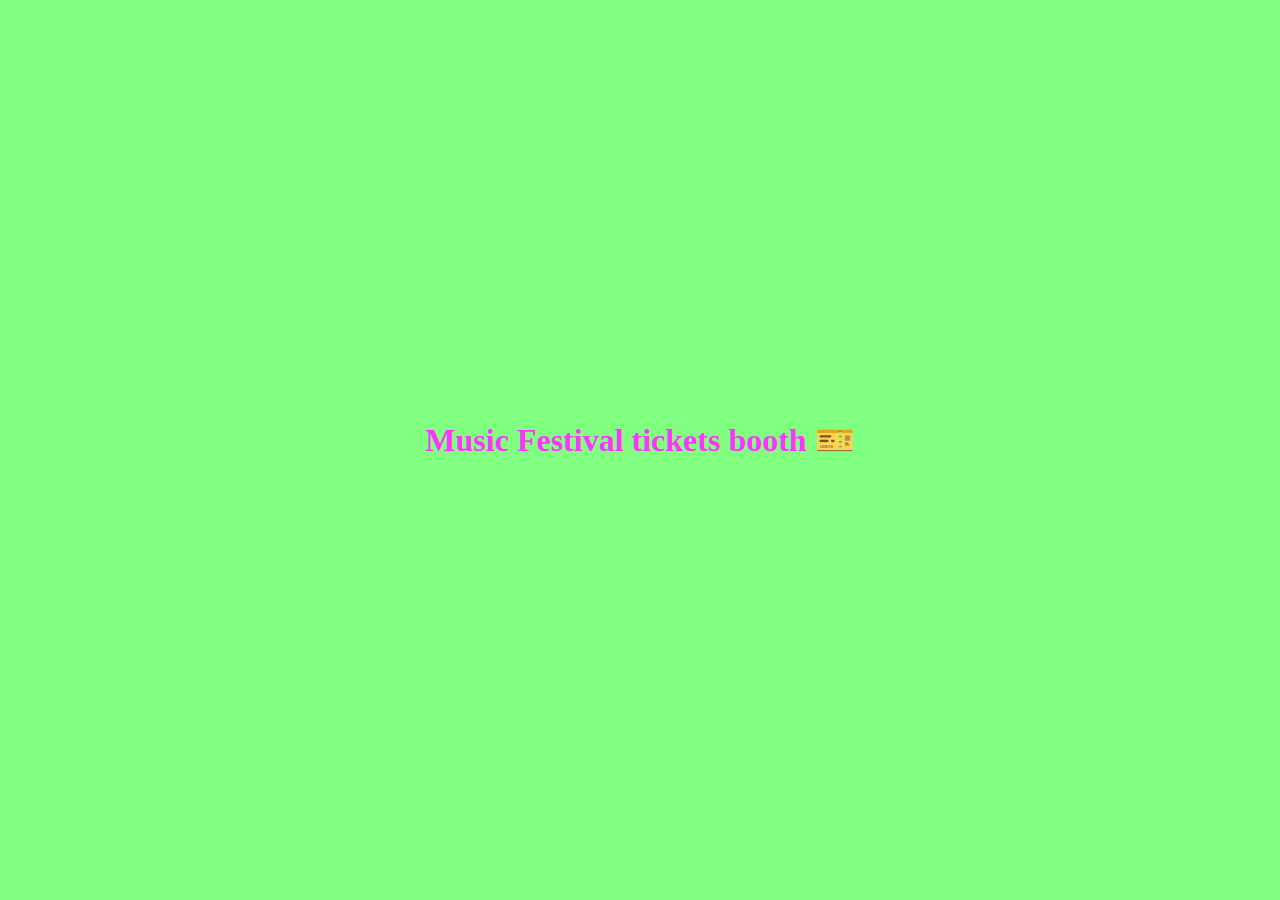
<file: weeks/week-1/examples/index.html>
<!DOCTYPE html>
<html lang="en">
  <head>
    <meta charset="UTF-8" />
    <meta name="viewport" content="width=device-width, initial-scale=1.0" />
    <title>Music Festival Concert Slot Reservation</title>
  </head>
  <style>
    body {
      text-align: center;
      margin: 0 auto;
      background-color: #80ff80;
    }

    div {
      width: 100%;
      height: 100px;
      color: #ff33ff;
      position: absolute;
      top: 0;
      bottom: 0;
      left: 0;
      right: 0;
      margin: auto;
    }
  </style>
  <body>
    <div>
      <h1>Music Festival tickets booth 🎫</h1>
    </div>
    <script src="./index.js" defer></script>
  </body>
</html>
</file>
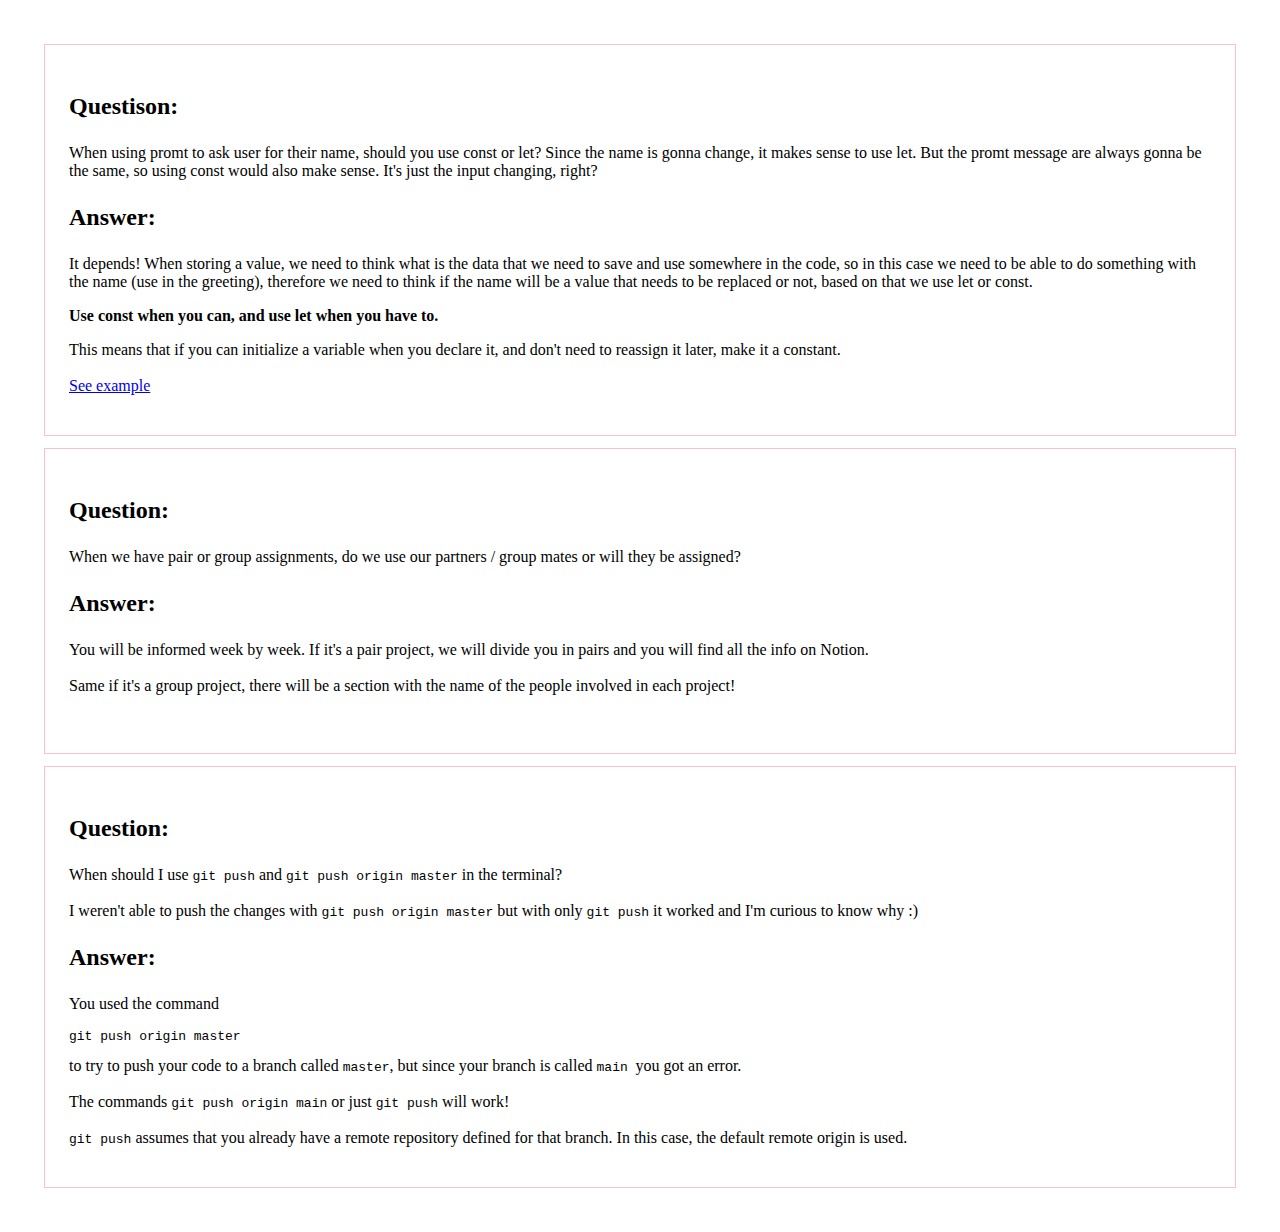
<file: weeks/week-1/Q&A/index.html>
<!DOCTYPE html>
<html lang="en">
  <head>
    <meta charset="UTF-8" />
    <meta name="viewport" content="width=device-width, initial-scale=1.0" />
    <title>Q&A - Week 1</title>
    <link rel="stylesheet" href="./styles.css" />

  </head>
  <body>
    <section>
      <p class="header">Questison:</p>
      <p>
        When using promt to ask user for their name, should you use const or
        let? Since the name is gonna change, it makes sense to use let. But the
        promt message are always gonna be the same, so using const would also
        make sense. It's just the input changing, right?
      </p>
      <p class="header">Answer:</p>
      <p>
        It depends!
        When storing a value, we need to think what is the data that we need to save and use somewhere in the code, 
        so in this case we need to be able to do something with the name (use in the greeting), therefore we need to think if the name will be a value that needs to be replaced or not, 
        based on that we use let or const.<br/>
    
        <p style="font-weight: bold;">Use const when you can, and use let when you have to.</p>

        This means that if you can initialize a variable when you declare it, and don't need to reassign it later, make it a constant.  <br/>

        <br/>
 
        <a href="https://jsfiddle.net/Anto_Nella/309kv17q/" target="_blank" rel="noopener noreferrer">See example</a>
      </p>
    </section>

    <section>
      <p class="header">Question:</p>
      <p>
        When we have pair or group assignments, do we use our partners / group mates or will they be assigned?
      </p>
      <p class="header">Answer:</p>
      <p>
        You will be informed week by week. If it's a pair project, we will divide you in pairs and you will find all the info on Notion.          <br/>
        <br/> Same if it's a group project, there will be a section with the name of the people involved in each project!
      </p>
      <br/>
    </section>

    <section>
      <p class="header">Question:</p>
      <p>
        When should I use <code>git push</code> and <code>git push origin master</code> in the terminal? <br/>
        <br/> I weren't able to push the changes with <code>git push origin master</code> but with only <code>git push</code> it worked and I'm curious to know why :)
      </p>
      <p class="header">Answer:</p>
      <p>
        You used the command <pre>git push origin master</pre> to try to push your code to a branch called <code >master</code>, but since your branch is called <code> main </code> you got an error. <br/>

        <br/>
        The commands <code>git push origin main</code> or just <code>git push</code> will work! <br/>
        <br/><code>git push</code> assumes that you already have a remote repository defined for that branch. In this case, the default remote origin is used. 
      </p>
  
    </section>

  </body>
</html>
</file>
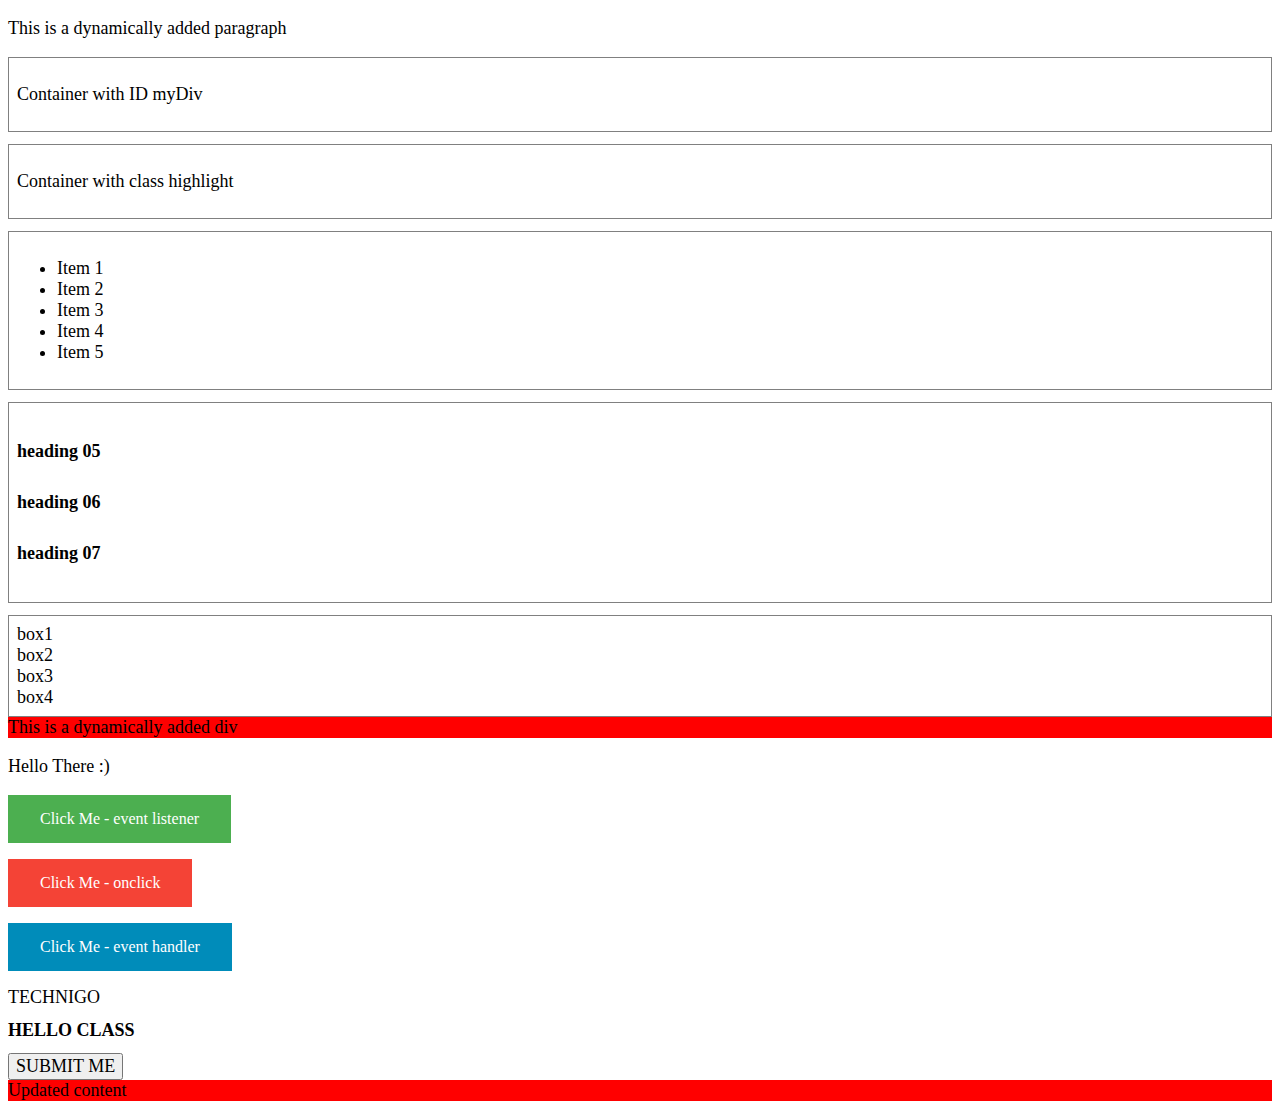
<file: weeks/week-2/explanations/index.html>
<!DOCTYPE html>
<html lang="en">
  <head>
    <meta charset="UTF-8" />
    <meta name="viewport" content="width=device-width, initial-scale=1.0" />
    <title>Week 2 - Explanations</title>
  </head>
  <body>
    <section id="dom-manipulation" class="test">
      <div id="myDiv">
        <p>Container with ID myDiv</p>
      </div>
      <div class="highlight">
        <p>Container with class highlight</p>
      </div>
      <div class="list">
        <ul id="list">
          <li>Item 1</li>
          <li>Item 2</li>
          <li>Item 3</li>
          <li>Item 4</li>
        </ul>
      </div>
      <div class="headingSection">
        <h5>heading 05</h5>
        <h5>heading 06</h5>
        <h5>heading 07</h5>
      </div>
      <div class="boxSection">
        <div class="box">box1</div>
        <div class="box">box2</div>
        <div class="box">box3</div>
        <div class="box">box4</div>
      </div>
    </section>

    <div class="old-element">
      <p>Hello There :)</p>
    </div>
    <div class="removed-element">
      <p>This paragraph is never shown because is removed through jS</p>
    </div>
    <button id="myButton">Click Me - event listener</button>
    <button id="myButtonOne" onclick="showMessage()">Click Me - onclick</button>
    <button id="myButtonTwo">Click Me - event handler</button>
    <div onclick="showMessage()">TECHNIGO</div>
    <form>
      <h1>HELLO CLASS</h1>
      <input id="submit" type="submit" value="SUBMIT ME" />
    </form>
    <script src="dom.js"></script>
    <link rel="stylesheet" href="./styles.css" />
  </body>
</html>
</file>
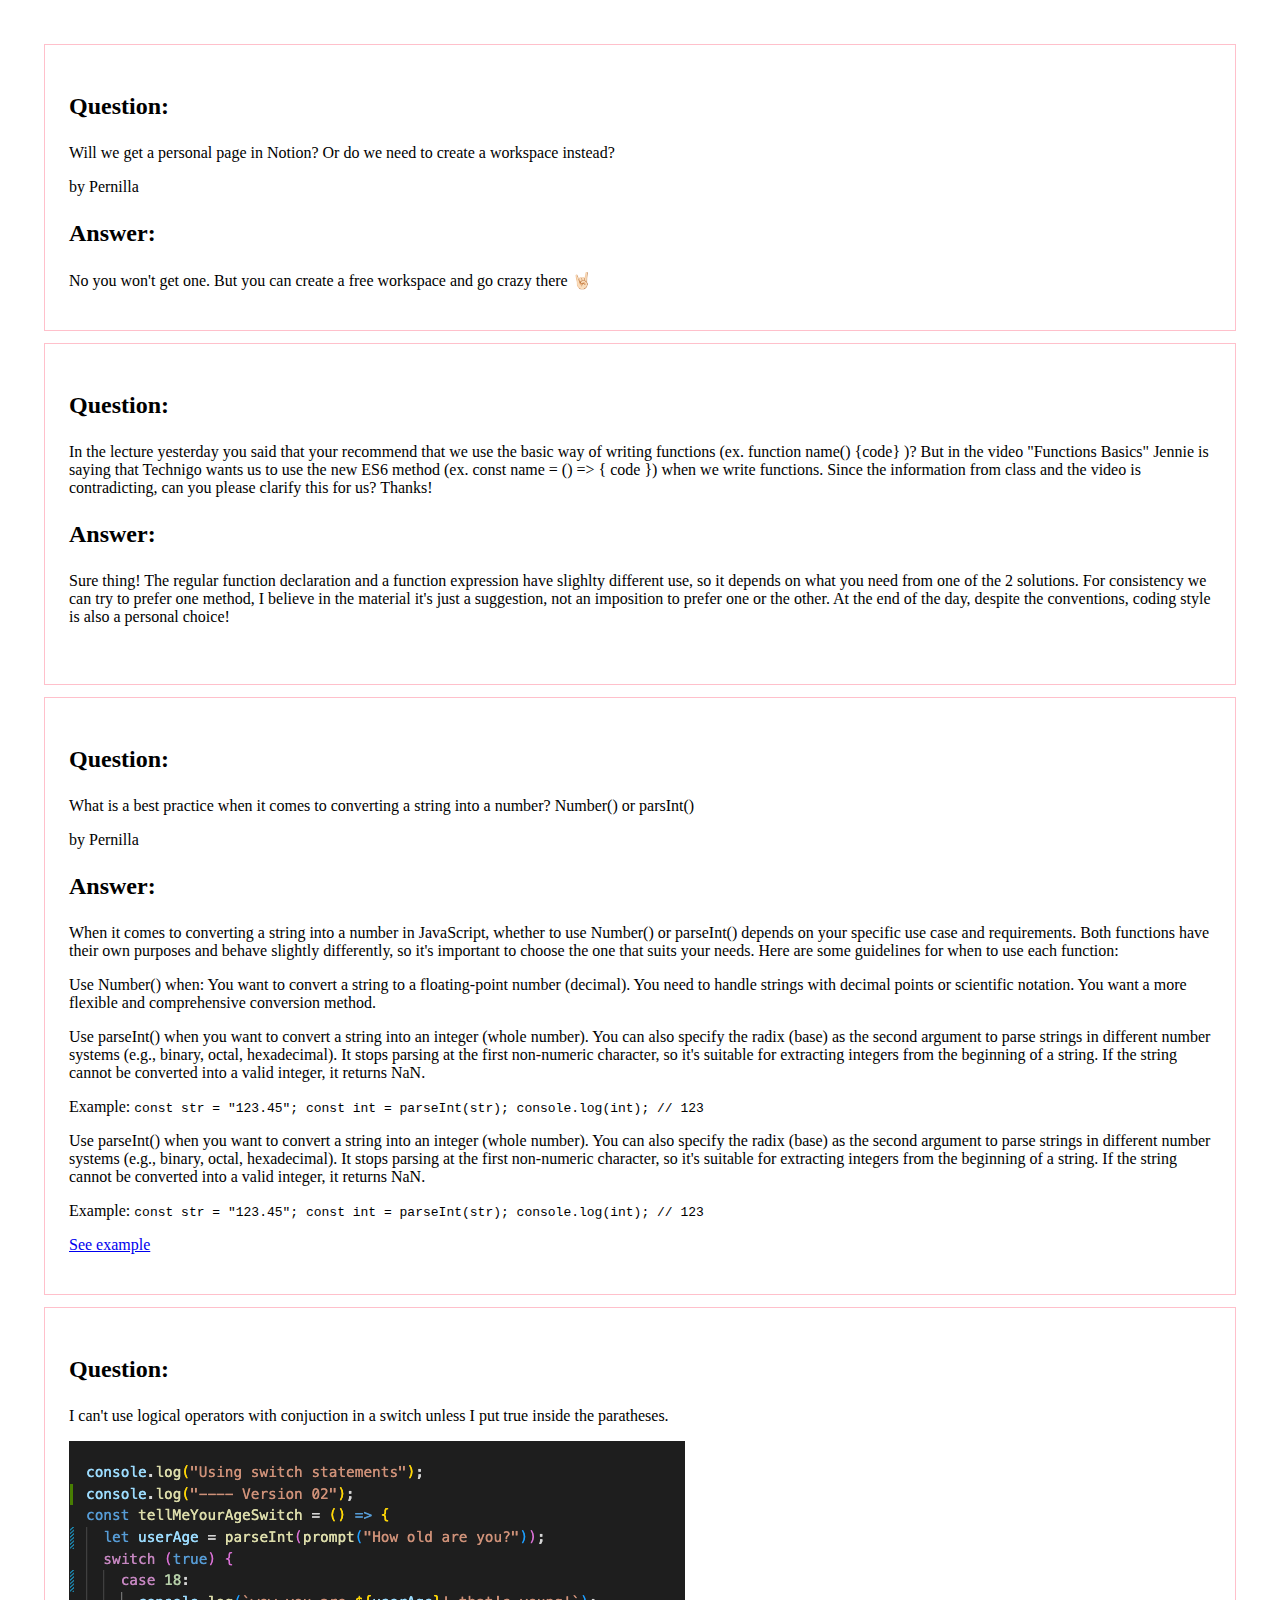
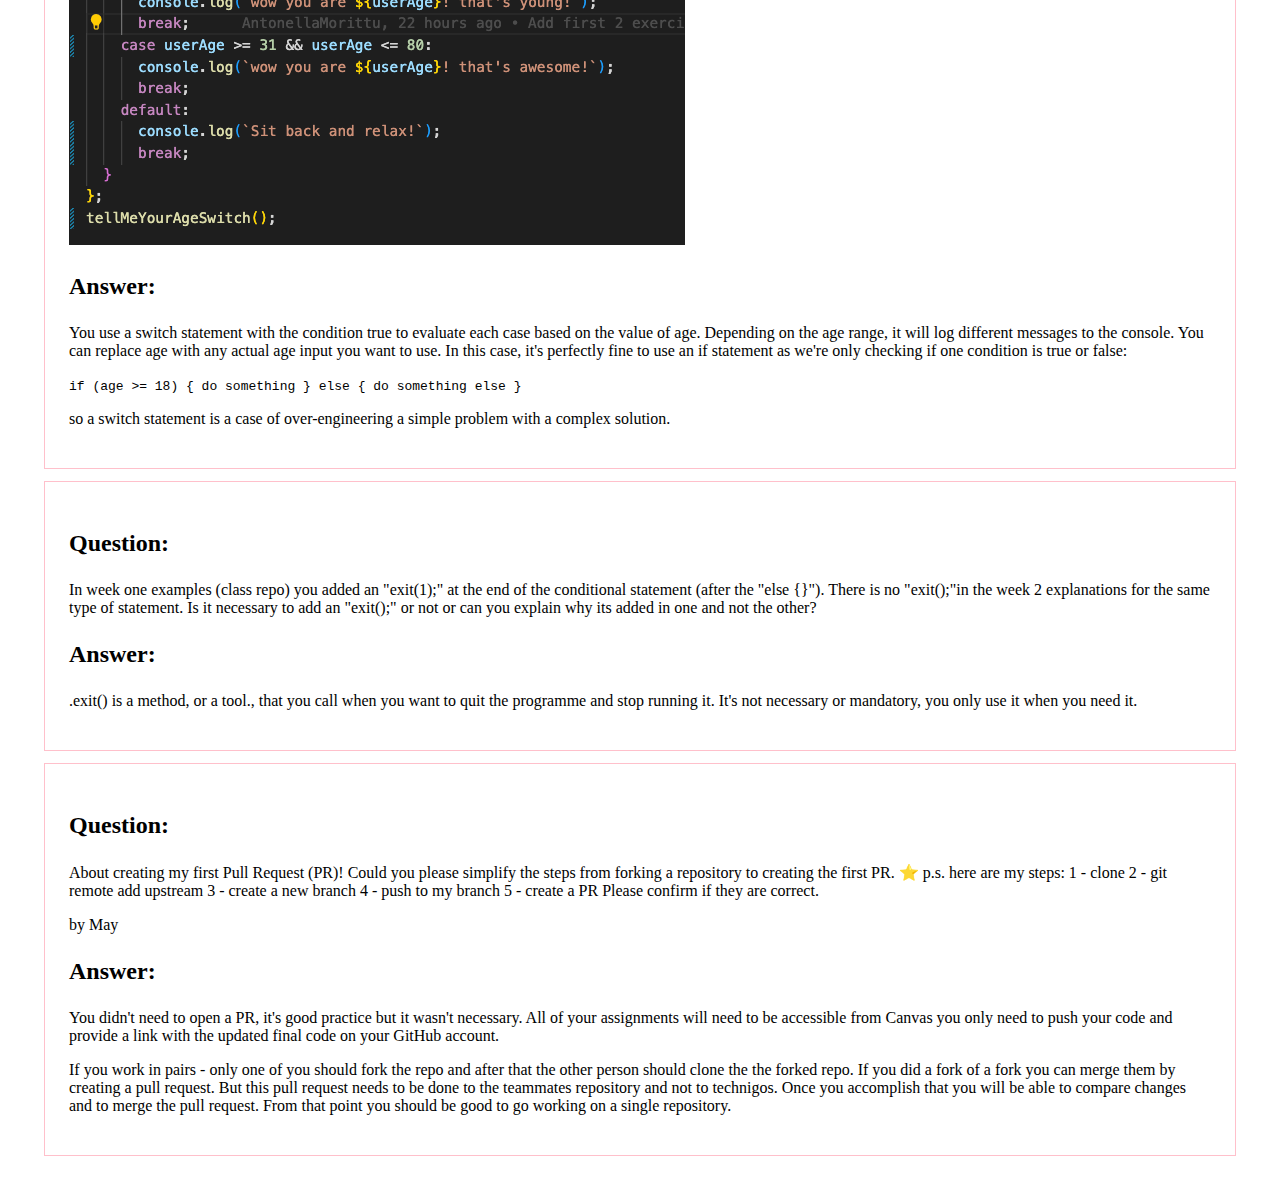
<file: weeks/week-2/Q&A/index.html>
<!DOCTYPE html>
<html lang="en">
  <head>
    <meta charset="UTF-8" />
    <meta name="viewport" content="width=device-width, initial-scale=1.0" />
    <title>Q&A - Week 2</title>
    <link rel="stylesheet" href="./styles.css" />
  </head>
  <body>
    <section>
      <p class="header">Question:</p>
      <p>
        Will we get a personal page in Notion? Or do we need to create a
        workspace instead?
      </p>
      <p>by Pernilla</p>
      <p class="header">Answer:</p>
      <p>
        No you won't get one. But you can create a free workspace and go crazy
        there 🤘🏻
      </p>
    </section>

    <section>
      <p class="header">Question:</p>
      <p>
        In the lecture yesterday you said that your recommend that we use the
        basic way of writing functions (ex. function name() {code} )? But in the
        video "Functions Basics" Jennie is saying that Technigo wants us to use
        the new ES6 method (ex. const name = () =&gt; { code }) when we write
        functions. Since the information from class and the video is
        contradicting, can you please clarify this for us? Thanks!
      </p>
      <p class="header">Answer:</p>
      <p>
        Sure thing! The regular function declaration and a function expression
        have slighlty different use, so it depends on what you need from one of
        the 2 solutions. For consistency we can try to prefer one method, I
        believe in the material it's just a suggestion, not an imposition to
        prefer one or the other. At the end of the day, despite the conventions,
        coding style is also a personal choice!
      </p>

      <br />
    </section>

    <section>
      <p class="header">Question:</p>
      <p>
        What is a best practice when it comes to converting a string into a
        number? Number() or parsInt()
      </p>
      <p>by Pernilla</p>
      <p class="header">Answer:</p>
      <p>
        When it comes to converting a string into a number in JavaScript,
        whether to use Number() or parseInt() depends on your specific use case
        and requirements. Both functions have their own purposes and behave
        slightly differently, so it's important to choose the one that suits
        your needs. Here are some guidelines for when to use each function:
      </p>

      <p>
        Use Number() when: You want to convert a string to a floating-point
        number (decimal). You need to handle strings with decimal points or
        scientific notation. You want a more flexible and comprehensive
        conversion method.
      </p>

      <p>
        Use parseInt() when you want to convert a string into an integer (whole
        number). You can also specify the radix (base) as the second argument to
        parse strings in different number systems (e.g., binary, octal,
        hexadecimal). It stops parsing at the first non-numeric character, so
        it's suitable for extracting integers from the beginning of a string. If
        the string cannot be converted into a valid integer, it returns NaN.
      </p>
      Example:
      <code> const str = "123.45"; </code>
      <code> const int = parseInt(str); </code>
      <code> console.log(int); // 123</code>

      <p>
        Use parseInt() when you want to convert a string into an integer (whole
        number). You can also specify the radix (base) as the second argument to
        parse strings in different number systems (e.g., binary, octal,
        hexadecimal). It stops parsing at the first non-numeric character, so
        it's suitable for extracting integers from the beginning of a string. If
        the string cannot be converted into a valid integer, it returns NaN.
      </p>

      Example:

      <code> const str = "123.45"; </code>
      <code> const int = parseInt(str); </code>
      <code> console.log(int); // 123</code>
      <p>
        <a
          href="https://jsfiddle.net/Anto_Nella/f3vxs4jq/1/"
          target="_blank"
          rel="noopener noreferrer"
          >See example</a
        >
      </p>
    </section>
    <section>
      <p class="header">Question:</p>
      <p>
        I can't use logical operators with conjuction in a switch unless I put
        true inside the paratheses.
      </p>
      <img src="screenshot.png" />

      <p class="header">Answer:</p>
      <p>
        You use a switch statement with the condition true to evaluate each case
        based on the value of age. Depending on the age range, it will log
        different messages to the console. You can replace age with any actual
        age input you want to use. In this case, it's perfectly fine to use an
        if statement as we're only checking if one condition is true or false:
      </p>    
      <code> if (age >= 18) { do something } else { do something else } </code>
    </br>
      <p>
        so a switch statement is a case of over-engineering a simple problem
        with a complex solution.
      </p>
    </section>

    <section>
      <p class="header">Question:</p>
      <p>
        In week one examples (class repo) you added an "exit(1);" 
        at the end of the conditional statement (after the "else {}").
        
        There is no "exit();"in the week 2 explanations for the same type of statement. 
        Is it necessary to add an "exit();" or not or can you explain why its added in one and not the other?

      </p>
      <p class="header">Answer:</p>
      <p>
       .exit() is a method, or a tool., that you call when you want to quit the programme and stop running it.
      It's not necessary or mandatory, you only use it when you need it.
      </p>
    </section>


    <section>
      <p class="header">Question:</p>
      <p>
        About creating my first Pull Request (PR)! Could you please simplify the steps from forking a repository to creating the first PR. ⭐️ 
        p.s. here are my steps: 
        1 - clone
        2 - git remote add upstream
        3 - create a new branch
        4 - push to my branch
        5 - create a PR
        
        Please confirm if they are correct.

      </p>
      <p>by May</p>
      <p class="header">Answer:</p>
      <p>
      You didn't need to open a PR, it's good practice but it wasn't necessary. All of your assignments will need to be accessible from Canvas you only need to push your code and provide a link with the updated final code on your GitHub account.

      </p>
      <p>
        If you work in pairs - only one of you should fork the repo and after that the other person should clone the the forked repo. If you did a fork of a fork you can merge them by creating a pull request. But this pull request needs to be done to the teammates repository and not to technigos. Once you accomplish that you will be able to compare changes and to merge the pull request. From that point you should be good to go working on a single repository.

      </p>
    </section>

    <script src=""></script>
  </body>
</html>
</file>
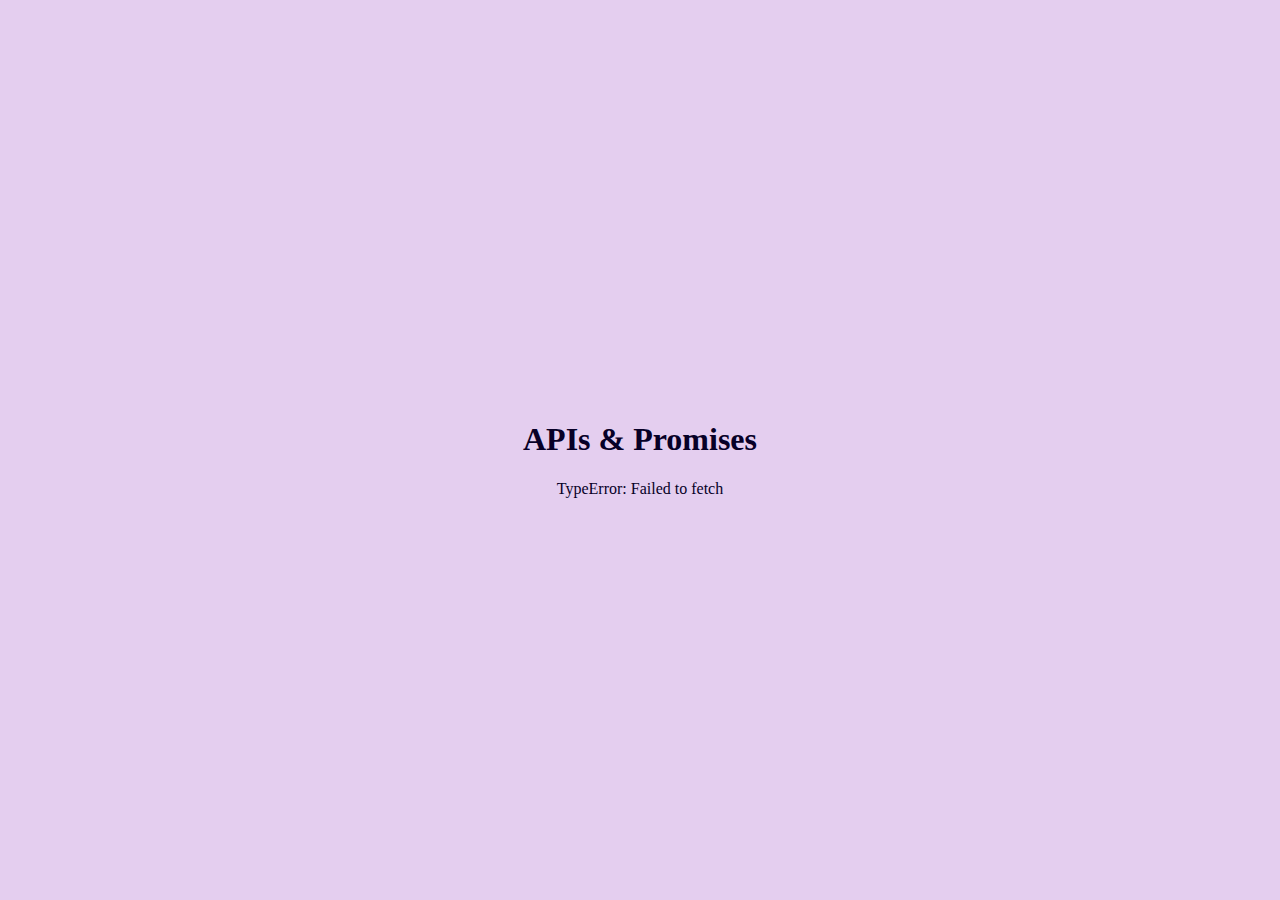
<file: weeks/week-3/explanations/index.html>
<!DOCTYPE html>
<html lang="en">
  <head>
    <meta charset="UTF-8" />
    <meta name="viewport" content="width=device-width, initial-scale=1.0" />
    <title>APIs</title>
  </head>
  <style>
    body {
      text-align: center;
      margin: 0 auto;
      background-color: #e4ceef;
    }

    div {
      width: 100%;
      height: 100px;
      color: #070027;
      position: absolute;
      top: 0;
      bottom: 0;
      left: 0;
      right: 0;
      margin: auto;
    }
  </style>
  <body>
    <div>
      <h1>APIs & Promises</h1>
      <p id="activity"></p>
    </div>
    <script src="./apis-promises.js" defer></script>
  </body>
</html>
</file>
<file: weeks/week-1/Q&A/styles.css>
body {
  margin: 0;
  padding: 2em;
  font-family: Georgia, "Times New Roman", Times, serif;
}

section {
  border: 1px solid pink;
  margin: 12px;
  padding: 24px;
}

.header {
  font-size: 24px;
  font-weight: 600;
}
</file>
<file: weeks/week-2/explanations/styles.css>
* {
  font-size: 18px;
  font-family: Georgia, "Times New Roman", Times, serif;
}

#myDiv,
.highlight,
.list,
.headingSection,
.boxSection {
  border: 1px solid grey;
  padding: 8px;
}

.highlight,
.list,
.headingSection {
  margin: 12px 0 12px 0;
}

button {
  display: block;
  margin: 1em 0;
}

#myButton,
#myButtonOne,
#myButtonTwo {
  background-color: #4caf50;
  border: none;
  color: white;
  padding: 15px 32px;
  text-align: center;
  text-decoration: none;
  font-size: 16px;
}

#myButtonOne {
  background-color: #f44336;
}

#myButtonTwo {
  background-color: #008cba;
}

.my-dynamically-created-class {
  background: red;
}
</file>
<file: weeks/week-2/Q&A/styles.css>
body {
  margin: 0;
  padding: 2em;
  font-family: Georgia, "Times New Roman", Times, serif;
}

section {
  border: 1px solid pink;
  margin: 12px;
  padding: 24px;
}

.header {
  font-size: 24px;
  font-weight: 600;
}
</file>
